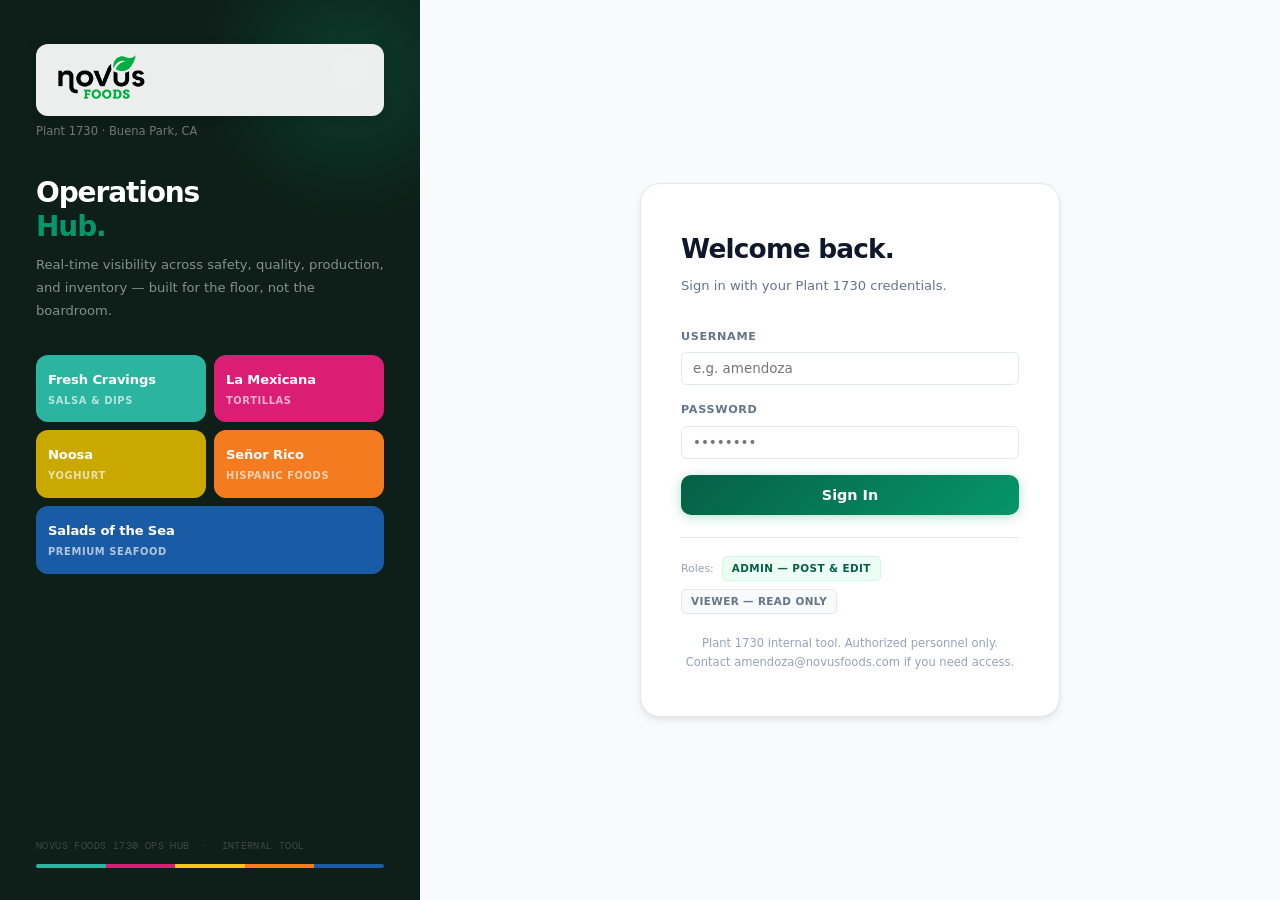
<file: index.html>
<!DOCTYPE html>
<html lang="en">
<head>
  <meta charset="UTF-8"/>
  <meta name="viewport" content="width=device-width,initial-scale=1.0"/>
  <title>Novus Foods 1730 – Ops Hub</title>
  <link rel="preconnect" href="https://fonts.googleapis.com">
  <link rel="preconnect" href="https://fonts.gstatic.com" crossorigin>
  <link href="https://fonts.googleapis.com/css2?family=DM+Sans:ital,wght@0,400;0,500;0,600;0,700;0,800;1,400&family=DM+Mono:wght@400;500&display=swap" rel="stylesheet">
  <link rel="stylesheet" href="novus-styles.css">
  <script src="novus-core.js"></script>
  <style>
    body { display:flex; min-height:100vh; overflow:hidden; }

    .brand-panel {
      width:420px; flex-shrink:0;
      background:#0d1f18;
      display:flex; flex-direction:column; justify-content:space-between;
      padding:44px 36px 32px; position:relative; overflow:hidden;
    }
    /* Subtle radial glow */
    .brand-panel::before {
      content:''; position:absolute; top:-80px; right:-80px;
      width:300px; height:300px;
      background:radial-gradient(circle,rgba(5,150,105,.25) 0%,transparent 70%);
      pointer-events:none;
    }
    .brand-top { position:relative; z-index:1; }

    /* Novus Foods wordmark */
    .brand-logo { display:flex; flex-direction:column; gap:6px; margin-bottom:36px; }
    .brand-logo-sub { font-size:.72rem; color:rgba(255,255,255,.4); font-weight:500; }

    .brand-headline { font-size:1.75rem; font-weight:800; color:white; line-height:1.2; letter-spacing:-.04em; margin-bottom:10px; }
    .brand-headline span { color:var(--green); }
    .brand-desc { font-size:.82rem; color:rgba(255,255,255,.5); line-height:1.75; margin-bottom:32px; }

    /* Brand portfolio tiles */
    .brand-tiles { display:grid; grid-template-columns:1fr 1fr; gap:8px; position:relative; z-index:1; }
    .brand-tile {
      border-radius:12px; padding:14px 12px;
      display:flex; flex-direction:column; gap:3px;
      animation:fadeUp .4s var(--ease) both;
    }
    .brand-tile:nth-child(1){animation-delay:.05s}
    .brand-tile:nth-child(2){animation-delay:.1s}
    .brand-tile:nth-child(3){animation-delay:.15s}
    .brand-tile:nth-child(4){animation-delay:.2s}
    .brand-tile:nth-child(5){animation-delay:.25s;grid-column:span 2;}
    .tile-name { font-size:.82rem; font-weight:800; color:white; letter-spacing:-.01em; }
    .tile-cat  { font-size:.62rem; font-weight:600; color:rgba(255,255,255,.65); text-transform:uppercase; letter-spacing:.06em; }

    .brand-bottom { position:relative; z-index:1; }
    .brand-bottom-text { font-size:.62rem; color:rgba(255,255,255,.2); font-family:'DM Mono',monospace; letter-spacing:.04em; margin-bottom:10px; }
    .brand-rainbow-bar { display:flex; height:4px; border-radius:2px; overflow:hidden; }
    .brand-rainbow-bar div { flex:1; }

    .login-panel { flex:1; display:flex; align-items:center; justify-content:center; padding:40px; background:var(--bg); }
    .login-card {
      background:var(--surface); border:1px solid var(--border);
      border-radius:20px; padding:44px 40px; width:100%; max-width:420px;
      box-shadow:var(--shadow); animation:cardIn .4s var(--spring) both;
    }
    .login-greeting { font-size:1.65rem; font-weight:800; color:var(--ink); letter-spacing:-.03em; margin-bottom:4px; }
    .login-sub      { font-size:.82rem; color:var(--ink3); margin-bottom:32px; }
    .error-msg {
      display:none; background:rgba(220,38,38,.06); border:1px solid rgba(220,38,38,.18);
      color:var(--red); border-radius:var(--radius-sm); padding:10px 14px;
      font-size:.82rem; font-weight:600; margin-bottom:16px; animation:fadeUp .2s var(--ease) both;
    }
    .error-msg.visible { display:block; }
    .form-input-wrap { margin-bottom:16px; }
    .form-input-wrap label { display:block; font-size:.7rem; font-weight:700; text-transform:uppercase; letter-spacing:.06em; color:var(--ink3); margin-bottom:7px; }
    .form-input { width:100%; padding:11px 14px; border:1.5px solid var(--border); border-radius:10px; font-family:inherit; font-size:.9rem; color:var(--ink); background:var(--surface2); outline:none; transition:border-color .15s,box-shadow .15s,background .15s; }
    .form-input:focus { border-color:var(--green); box-shadow:0 0 0 3px var(--green-glow); background:var(--surface); }
    .form-input.err { border-color:var(--red-l); }
    .btn-login {
      width:100%; padding:12px;
      background:linear-gradient(135deg,var(--green-d),var(--green));
      color:white; border:none; border-radius:10px; font-family:inherit;
      font-size:.9rem; font-weight:700; cursor:pointer; margin-top:8px;
      box-shadow:0 2px 12px rgba(5,150,105,.3);
      transition:filter .15s,transform .12s var(--spring),box-shadow .15s;
      display:flex; align-items:center; justify-content:center; gap:8px;
    }
    .btn-login:hover:not(:disabled){ filter:brightness(1.08); transform:translateY(-1px); box-shadow:0 4px 18px rgba(5,150,105,.38); }
    .btn-login:active{ transform:scale(.97); }
    .btn-login:disabled{ opacity:.7; cursor:not-allowed; }
    .spin-mini { display:none; width:14px; height:14px; border:2px solid rgba(255,255,255,.35); border-top-color:white; border-radius:50%; animation:spin .6s linear infinite; }
    .btn-login.loading .spin-mini { display:block; }
    .role-hint { display:flex; gap:8px; flex-wrap:wrap; align-items:center; margin-top:22px; padding-top:18px; border-top:1px solid var(--border); }
    .role-hint-label { font-size:.68rem; color:var(--ink4); }
    .role-badge { font-size:.65rem; font-weight:700; padding:3px 9px; border-radius:5px; text-transform:uppercase; letter-spacing:.04em; }
    .role-admin  { background:var(--green-xll); color:var(--green-d); border:1px solid var(--green-ll); }
    .role-viewer { background:var(--surface2); color:var(--ink3); border:1px solid var(--border); }
    .login-footer { font-size:.72rem; color:var(--ink4); text-align:center; margin-top:20px; line-height:1.65; }

    @media(max-width:768px){
      body{flex-direction:column;}
      .brand-panel{width:100%;padding:28px 24px 20px;}
      .brand-headline{font-size:1.5rem;}
      .plant-stats{flex-direction:row;flex-wrap:wrap;}
      .stat-pill{flex:1;min-width:140px;}
      .login-panel{padding:24px 20px;}
      .login-card{padding:28px 22px;}
    }
  </style>
</head>
<body>
  <div class="brand-panel">
    <div class="brand-top">
      <div class="brand-logo">
        <div style="background:rgba(255,255,255,.92);border-radius:12px;padding:10px 18px;display:inline-block;box-shadow:0 2px 12px rgba(0,0,0,.2);">
          <img src="novus-logo.png" alt="Novus Foods" style="height:52px;width:auto;display:block;">
        </div>
        <div class="brand-logo-sub">Plant 1730 · Buena Park, CA</div>
      </div>
      <h1 class="brand-headline">Operations<br><span>Hub.</span></h1>
      <p class="brand-desc">Real-time visibility across safety, quality, production, and inventory — built for the floor, not the boardroom.</p>

      <div class="brand-tiles">
        <div class="brand-tile" style="background:#2BB5A0;">
          <span class="tile-name">Fresh Cravings</span>
          <span class="tile-cat">Salsa &amp; Dips</span>
        </div>
        <div class="brand-tile" style="background:#DA1E75;">
          <span class="tile-name">La Mexicana</span>
          <span class="tile-cat">Tortillas</span>
        </div>
        <div class="brand-tile" style="background:#c9a800;">
          <span class="tile-name">Noosa</span>
          <span class="tile-cat">Yoghurt</span>
        </div>
        <div class="brand-tile" style="background:#F47B20;">
          <span class="tile-name">Señor Rico</span>
          <span class="tile-cat">Hispanic Foods</span>
        </div>
        <div class="brand-tile" style="background:#1A5BA6;">
          <span class="tile-name">Salads of the Sea</span>
          <span class="tile-cat">Premium Seafood</span>
        </div>
      </div>
    </div>

    <div class="brand-bottom">
      <div class="brand-bottom-text">NOVUS FOODS 1730 OPS HUB &nbsp;·&nbsp; INTERNAL TOOL</div>
      <div class="brand-rainbow-bar">
        <div style="background:#2BB5A0"></div>
        <div style="background:#DA1E75"></div>
        <div style="background:#F5C518"></div>
        <div style="background:#F47B20"></div>
        <div style="background:#1A5BA6"></div>
      </div>
    </div>
  </div>

  <div class="login-panel">
    <div class="login-card">
      <div class="login-greeting">Welcome back.</div>
      <div class="login-sub">Sign in with your Plant 1730 credentials.</div>
      <div class="error-msg" id="error-msg"></div>
      <div class="form-input-wrap"><label for="username">Username</label><input class="form-input" id="username" type="text" autocomplete="username" spellcheck="false" autocapitalize="none" placeholder="e.g. amendoza"/></div>
      <div class="form-input-wrap"><label for="password">Password</label><input class="form-input" id="password" type="password" autocomplete="current-password" placeholder="••••••••"/></div>
      <button class="btn-login" id="btn-login" onclick="handleLogin()"><div class="spin-mini"></div><span class="btn-text">Sign In</span></button>
      <div class="role-hint">
        <span class="role-hint-label">Roles:</span>
        <span class="role-badge role-admin">Admin — post &amp; edit</span>
        <span class="role-badge role-viewer">Viewer — read only</span>
      </div>
      <div class="login-footer">Plant 1730 internal tool. Authorized personnel only.<br>Contact amendoza@novusfoods.com if you need access.</div>
    </div>
  </div>

<script>
  (function(){ try{ const u=JSON.parse(sessionStorage.getItem('novus1730_user')); if(u&&u.plant==='1730') window.location.replace('dds-announcements.html'); }catch(_){} })();

  const ALLOWED_USERS={'amendoza':{password:'1730data',plant:'1730',role:'admin'},'mcaballero':{password:'novus26',plant:'1730',role:'admin'},'vmarino':{password:'novus26',plant:'1730',role:'admin'},'csimonian':{password:'novus26',plant:'1730',role:'viewer'},'hdiaz':{password:'novus26',plant:'1730',role:'viewer'},'cmunoz':{password:'novus26',plant:'1730',role:'viewer'},'mvaladez':{password:'novus26',plant:'1730',role:'viewer'},'lestrada':{password:'novus26',plant:'1730',role:'viewer'},'hwang':{password:'novus26',plant:'1730',role:'viewer'}};

  const usernameEl=document.getElementById('username'),passwordEl=document.getElementById('password'),btnEl=document.getElementById('btn-login'),errorEl=document.getElementById('error-msg');
  document.addEventListener('keydown',e=>{if(e.key==='Enter')handleLogin();});
  [usernameEl,passwordEl].forEach(el=>el.addEventListener('input',()=>{errorEl.classList.remove('visible');el.classList.remove('err');}));
  function showError(msg){errorEl.textContent=msg;errorEl.classList.add('visible');passwordEl.value='';passwordEl.focus();[usernameEl,passwordEl].forEach(el=>el.classList.add('err'));}
  function handleLogin(){
    const username=usernameEl.value.trim().toLowerCase(),password=passwordEl.value.trim();
    errorEl.classList.remove('visible');
    if(!username||!password){showError('Please enter both username and password.');return;}
    const user=ALLOWED_USERS[username];
    if(!user||user.password!==password||user.plant!=='1730'){showError('Invalid Plant 1730 credentials.');return;}
    btnEl.disabled=true;btnEl.classList.add('loading');btnEl.querySelector('.btn-text').textContent='Signing in…';
    try{sessionStorage.setItem('novus1730_user',JSON.stringify({username,plant:user.plant,role:user.role,loginTime:new Date().toISOString()}));}catch(_){}
    setTimeout(()=>{window.location.href='dds-announcements.html';},350);
  }
</script>
</body>
</html>
</file>
<file: novus-styles.css>
/* ═══════════════════════════════════════════════════════════════════════════
   novus-styles.css  –  Novus Foods 1730 Ops Hub  –  Design System v3
   "Slate & Signal" — neutral foundation, color only where it carries meaning.
   All pages <link rel="stylesheet" href="novus-styles.css">.
═══════════════════════════════════════════════════════════════════════════ */

/* ── Design Tokens ───────────────────────────────────────────────────────── */
:root {

  /* ── Surfaces ── */
  --bg:        #f8fafc;   /* page background (slate-50) */
  --surface:   #ffffff;   /* cards, nav, modals */
  --surface-2: #f8fafc;   /* input fills, table row alternates */
  --surface-3: #f1f5f9;   /* hover states, section dividers (slate-100) */

  /* ── Borders ── */
  --border:    #e2e8f0;   /* default — slate-200, nearly invisible */
  --border-2:  #cbd5e1;   /* strong — slate-300, focused inputs */

  /* ── Text — Slate scale ── */
  --text-1:  #0f172a;   /* slate-900 — headings, metric values */
  --text-2:  #334155;   /* slate-700 — body copy, card content */
  --text-3:  #64748b;   /* slate-500 — secondary labels */
  --text-4:  #94a3b8;   /* slate-400 — placeholders, timestamps, muted */

  /* Backward-compat aliases (used in older component CSS) */
  --ink:  var(--text-1);
  --ink2: var(--text-2);
  --ink3: var(--text-3);
  --ink4: var(--text-4);
  --border2: var(--border-2);
  --surface2: var(--surface-2);
  --surface3: var(--surface-3);

  /* ── Novus brand green (signal: success, completion, CTA) ── */
  --green:      #059669;   /* emerald-600 — primary brand */
  --green-l:    #10b981;   /* emerald-500 — lighter accent */
  --green-d:    #065f46;   /* emerald-900 — dark, high-contrast */
  --green-ll:   #d1fae5;   /* emerald-100 — background tints */
  --green-xll:  #ecfdf5;   /* emerald-50  — very light fills */
  --green-glow: rgba(5,150,105,.12);

  /* ── Signal colors (used ONLY where they carry meaning) ── */
  --blue:      #3b82f6;   /* blue-500  — data, charts, informational */
  --blue-l:    #60a5fa;   /* blue-400 */
  --blue-ll:   #dbeafe;   /* blue-100 */
  --blue-glow: rgba(59,130,246,.12);

  --amber:     #d97706;   /* amber-600 — warnings, stale data */
  --amber-l:   #f59e0b;   /* amber-500 */
  --amber-ll:  #fef3c7;   /* amber-100 */

  --red:       #dc2626;   /* red-600   — errors, open actions, alerts */
  --red-l:     #ef4444;   /* red-500 */
  --red-ll:    #fee2e2;   /* red-100 */

  --violet:    #7c3aed;   /* violet-700 — financial / cost data */
  --violet-l:  #8b5cf6;   /* violet-500 */
  --violet-ll: #ede9fe;   /* violet-100 */

  --teal:      #0d9488;   /* teal-600 */
  --teal-l:    #14b8a6;   /* teal-500 */
  --teal-ll:   #ccfbf1;   /* teal-100 */

  /* ── Status aliases ── */
  --status-green: var(--green);
  --status-amber: var(--amber-l);
  --status-red:   var(--red);

  /* ── Portfolio brand colors ── */
  --brand-fc:  #2BB5A0;
  --brand-lm:  #DA1E75;
  --brand-ns:  #F5C518;
  --brand-sr:  #F47B20;
  --brand-ss:  #1A5BA6;
  --brand-rainbow: linear-gradient(to right, var(--brand-fc), var(--brand-lm), var(--brand-ns), var(--brand-sr), var(--brand-ss));

  /* ── Department accent colors (left-border use only) ── */
  --dept-safety:     #f97316;   /* orange-500 */
  --dept-quality:    #3b82f6;   /* blue-500 */
  --dept-sanitation: #14b8a6;   /* teal-500 */
  --dept-production: #6366f1;   /* indigo-500 */
  --dept-costs:      #7c3aed;   /* violet-700 */
  --dept-hr:         #ec4899;   /* pink-500 */
  --dept-sap:        #0ea5e9;   /* sky-500 */
  --dept-warehouse:  #f59e0b;   /* amber-500 */
  --dept-inventory:  #059669;   /* emerald-600 */

  /* ── Shadows — precise, not heavy ── */
  --shadow-xs: 0 1px 2px rgba(0,0,0,.04);
  --shadow-sm: 0 1px 3px rgba(0,0,0,.06), 0 1px 2px rgba(0,0,0,.04);
  --shadow:    0 4px 8px rgba(0,0,0,.06), 0 2px 4px rgba(0,0,0,.04);
  --shadow-md: 0 8px 24px rgba(0,0,0,.08), 0 2px 8px rgba(0,0,0,.04);
  --shadow-lg: 0 16px 40px rgba(0,0,0,.10), 0 4px 12px rgba(0,0,0,.05);
  /* Lifted state — for card hover */
  --shadow-lift: 0 8px 24px rgba(0,0,0,.09), 0 2px 8px rgba(0,0,0,.05);

  /* ── Layout ── */
  --nav-h:     52px;
  --psb-h:     36px;
  --radius:    8px;
  --radius-sm: 6px;
  --radius-xs: 4px;

  /* ── Typography ── */
  --font: 'Inter', system-ui, -apple-system, BlinkMacSystemFont, 'Segoe UI', sans-serif;
  --mono: 'JetBrains Mono', 'Cascadia Code', 'Fira Mono', 'Courier New', monospace;

  /* Type scale */
  --text-xs:   10px;
  --text-sm:   12px;
  --text-base: 13.5px;
  --text-md:   15px;
  --text-lg:   18px;
  --text-xl:   22px;
  --text-2xl:  28px;

  /* ── Motion ── */
  --ease:     cubic-bezier(.4,0,.2,1);
  --ease-out: cubic-bezier(0,0,.2,1);
  --spring:   cubic-bezier(.34,1.56,.64,1);
  --dur-fast: 120ms;
  --dur-base: 200ms;
  --dur-slow: 300ms;
}

/* ── Reset ───────────────────────────────────────────────────────────────── */
*, *::before, *::after { margin:0; padding:0; box-sizing:border-box; }

/* ── Body ────────────────────────────────────────────────────────────────── */
body {
  font-family: var(--font);
  font-size: var(--text-base);
  font-weight: 400;
  line-height: 1.6;
  color: var(--text-2);
  background: var(--bg);
  overflow-x: hidden;
  /* Crisp text on all platforms */
  -webkit-font-smoothing: antialiased;
  -moz-osx-font-smoothing: grayscale;
  text-rendering: optimizeLegibility;
  font-feature-settings: 'cv02','cv03','cv04','cv11'; /* Inter alternates */
}

/* ── Selection ───────────────────────────────────────────────────────────── */
::selection { background: var(--green-ll); color: var(--green-d); }

/* ── Typography utilities ────────────────────────────────────────────────── */

/* Page-level heading */
.t-page-title {
  font-size: var(--text-xl);
  font-weight: 700;
  color: var(--text-1);
  letter-spacing: -0.03em;
  line-height: 1.2;
}

/* Section label — UPPERCASE SMALL CAPS style */
.t-section-label {
  font-size: var(--text-xs);
  font-weight: 700;
  color: var(--text-4);
  text-transform: uppercase;
  letter-spacing: 0.1em;
  line-height: 1;
}

/* Panel / card header */
.t-panel-title {
  font-size: var(--text-xs);
  font-weight: 700;
  text-transform: uppercase;
  letter-spacing: 0.07em;
}

/* Large metric value */
.t-metric {
  font-size: var(--text-2xl);
  font-weight: 800;
  letter-spacing: -0.04em;
  line-height: 1;
  font-variant-numeric: tabular-nums;
}

/* Mono data */
.t-mono {
  font-family: var(--mono);
  font-size: var(--text-sm);
  font-weight: 500;
}

/* Muted helper / timestamp */
.t-muted {
  font-size: var(--text-sm);
  color: var(--text-4);
  font-weight: 400;
}

/* ── Scrollbars — refined ────────────────────────────────────────────────── */
::-webkit-scrollbar { width: 5px; height: 5px; }
::-webkit-scrollbar-track { background: transparent; }
::-webkit-scrollbar-thumb { background: var(--border-2); border-radius: 99px; }
::-webkit-scrollbar-thumb:hover { background: var(--text-4); }
* { scrollbar-width: thin; scrollbar-color: var(--border-2) transparent; }

/* ── Focus ring — accessible, not distracting ────────────────────────────── */
:focus-visible {
  outline: 2px solid var(--green);
  outline-offset: 2px;
  border-radius: var(--radius-xs);
}
:focus:not(:focus-visible) { outline: none; }

/* ══════════════════════════════════════════════════════════════════════════
   COMMAND CENTER HEADER
══════════════════════════════════════════════════════════════════════════ */
.cmd-header {
  height: var(--nav-h);
  background: var(--surface);
  border-bottom: 1px solid var(--border);
  box-shadow: var(--shadow-xs);
  display: flex;
  align-items: center;
  justify-content: space-between;
  padding: 0 20px;
  position: sticky;
  top: 0;
  z-index: 300;
  gap: 12px;
}

/* Rainbow strip at bottom */
.cmd-header::after {
  content: '';
  position: absolute;
  bottom: 0; left: 0; right: 0;
  height: 2px;
  background: var(--brand-rainbow);
  pointer-events: none;
}

.cmd-left  { display:flex; align-items:center; gap:14px; flex-shrink:0; min-width:0; }
.cmd-right { display:flex; align-items:center; gap:6px;  flex-shrink:0; }

.cmd-logo { height:28px; width:auto; flex-shrink:0; }

.cmd-divider {
  width: 1px; height: 22px;
  background: var(--border);
  flex-shrink: 0;
}

/* ── Command nav tabs ── */
.cmd-nav { display:flex; align-items:center; gap:2px; overflow-x:auto; scrollbar-width:none; }
.cmd-nav::-webkit-scrollbar { display:none; }

.cmd-tab {
  padding: 5px 11px;
  border-radius: var(--radius-sm);
  font-size: .8rem;
  font-weight: 500;
  color: var(--ink3);
  text-decoration: none;
  white-space: nowrap;
  transition: background .1s, color .1s;
  border: 1px solid transparent;
}
.cmd-tab:hover { background: var(--surface2); color: var(--ink); }
.cmd-tab.active {
  background: var(--green-xll);
  color: var(--green-d);
  font-weight: 600;
  border-color: var(--green-ll);
}

/* ── Freshness badge ── */
.freshness-badge {
  display: flex;
  align-items: center;
  gap: 5px;
  padding: 4px 10px;
  border-radius: 20px;
  border: 1px solid var(--border);
  background: var(--surface2);
  font-size: .72rem;
  font-weight: 500;
  color: var(--ink3);
  font-family: var(--mono);
  white-space: nowrap;
  transition: background .3s, border-color .3s, color .3s;
  cursor: default;
}
.freshness-dot {
  width: 6px; height: 6px;
  border-radius: 50%;
  background: var(--ink4);
  flex-shrink: 0;
  transition: background .3s;
}
.freshness-badge.fresh  { border-color:#bbf7d0; background:#f0fdf4; color:#15803d; }
.freshness-badge.fresh  .freshness-dot { background:#16a34a; }
.freshness-badge.stale  { border-color:#fde68a; background:#fffbeb; color:#92400e; }
.freshness-badge.stale  .freshness-dot { background:#d97706; animation:pulse-dot 2s ease-in-out infinite; }
.freshness-badge.old    { border-color:#fecaca; background:#fef2f2; color:#991b1b; }
.freshness-badge.old    .freshness-dot { background:#dc2626; animation:pulse-dot 1.2s ease-in-out infinite; }

/* ── Command buttons ── */
.btn-cmd {
  display: inline-flex;
  align-items: center;
  gap: 5px;
  padding: 6px 12px;
  border-radius: var(--radius-sm);
  font-size: .78rem;
  font-weight: 600;
  font-family: var(--font);
  cursor: pointer;
  border: 1px solid transparent;
  transition: filter .1s, background .1s, border-color .1s, color .1s;
  white-space: nowrap;
}
.btn-cmd-primary {
  background: #0078d4;
  color: white;
  border-color: #0078d4;
  box-shadow: 0 1px 2px rgba(0,120,212,.2);
}
.btn-cmd-primary:hover   { filter: brightness(1.1); }
.btn-cmd-primary:disabled{ opacity:.55; cursor:not-allowed; }
.btn-cmd-ghost {
  background: transparent;
  color: var(--ink3);
  border-color: var(--border);
}
.btn-cmd-ghost:hover { background: var(--surface2); color: var(--ink); }

.btn-cmd-icon {
  width: 30px; height: 30px;
  display: flex; align-items: center; justify-content: center;
  background: transparent;
  border: 1px solid var(--border);
  border-radius: var(--radius-sm);
  color: var(--ink3);
  cursor: pointer;
  font-size: .95rem;
  transition: background .1s, color .1s, border-color .1s;
  flex-shrink: 0;
}
.btn-cmd-icon:hover { background: var(--surface2); color: var(--ink); border-color: var(--border2); }
.btn-cmd-icon.active { background: var(--surface2); color: var(--ink); border-color: var(--border2); }

/* ── Settings dropdown ── */
.cmd-settings-wrap { position: relative; }

.settings-dropdown {
  position: absolute;
  top: calc(100% + 6px);
  right: 0;
  width: 230px;
  background: var(--surface);
  border: 1px solid var(--border);
  border-radius: var(--radius);
  box-shadow: var(--shadow-md);
  padding: 5px;
  z-index: 400;
  animation: fadeDown .12s var(--ease-out) both;
}
.settings-dropdown.hidden { display: none; }

@keyframes fadeDown { from{opacity:0;transform:translateY(-6px)} to{opacity:1;transform:none} }

.sd-group-label {
  font-size: .65rem;
  font-weight: 700;
  text-transform: uppercase;
  letter-spacing: .08em;
  color: var(--ink4);
  padding: 7px 9px 4px;
  user-select: none;
}
.sd-item {
  display: flex;
  align-items: center;
  gap: 8px;
  width: 100%;
  padding: 7px 9px;
  border-radius: var(--radius-sm);
  font-size: .82rem;
  font-weight: 500;
  color: var(--ink2);
  background: none;
  border: none;
  cursor: pointer;
  text-decoration: none;
  font-family: var(--font);
  transition: background .1s;
  text-align: left;
}
.sd-item:hover   { background: var(--surface2); }
.sd-item svg     { opacity:.5; flex-shrink:0; }
.sd-item-danger  { color: var(--red); }
.sd-item-danger:hover { background: #fef2f2; }
.sd-divider { height: 1px; background: var(--border); margin: 4px 0; }

/* ══════════════════════════════════════════════════════════════════════════
   PLANT STATUS BAR
══════════════════════════════════════════════════════════════════════════ */
.plant-status-bar {
  height: var(--psb-h);
  display: flex;
  align-items: center;
  padding: 0 20px;
  border-bottom: 1px solid var(--border);
  background: var(--surface2);
  transition: background .5s ease, border-color .5s ease;
  position: sticky;
  top: var(--nav-h);
  z-index: 299;
}
.plant-status-bar[data-status="green"] { background:#f0fdf4; border-bottom-color:#bbf7d0; }
.plant-status-bar[data-status="amber"] { background:#fffbeb; border-bottom-color:#fde68a; }
.plant-status-bar[data-status="red"]   { background:#fef2f2; border-bottom-color:#fecaca; }

.psb-inner {
  display: flex;
  align-items: center;
  justify-content: space-between;
  width: 100%;
  max-width: 1760px;
  margin: 0 auto;
  gap: 16px;
}
.psb-left  { display:flex; align-items:center; gap:10px; }
.psb-right { display:flex; align-items:center; gap:18px; }

.psb-dot {
  width: 8px; height: 8px;
  border-radius: 50%;
  flex-shrink: 0;
  background: var(--ink4);
  transition: background .5s;
}
[data-status="green"] .psb-dot { background:#16a34a; animation:psb-pulse-g 2.5s ease-in-out infinite; }
[data-status="amber"] .psb-dot { background:#d97706; animation:psb-pulse-a 2s   ease-in-out infinite; }
[data-status="red"]   .psb-dot { background:#dc2626; animation:psb-pulse-r 1.4s ease-in-out infinite; }

@keyframes psb-pulse-g { 0%,100%{box-shadow:0 0 0 0 rgba(22,163,74,.3)} 60%{box-shadow:0 0 0 5px rgba(22,163,74,0)} }
@keyframes psb-pulse-a { 0%,100%{box-shadow:0 0 0 0 rgba(217,119,6,.3)} 60%{box-shadow:0 0 0 5px rgba(217,119,6,0)} }
@keyframes psb-pulse-r { 0%,100%{box-shadow:0 0 0 0 rgba(220,38,38,.4)} 60%{box-shadow:0 0 0 5px rgba(220,38,38,0)} }

.psb-plant-label { font-size:.78rem; font-weight:700; color:var(--ink); }
.psb-status-sep  { font-size:.78rem; color:var(--ink4); }
.psb-status-text { font-size:.78rem; font-weight:600; transition:color .5s; }
[data-status="green"] .psb-status-text { color:#15803d; }
[data-status="amber"] .psb-status-text { color:#92400e; }
[data-status="red"]   .psb-status-text { color:#991b1b; }
[data-status="loading"] .psb-status-text { color:var(--ink4); }

.psb-metric { display:flex; align-items:center; gap:5px; }
.psb-metric-label {
  font-size: .65rem;
  font-weight: 600;
  text-transform: uppercase;
  letter-spacing: .06em;
  color: var(--ink4);
}
.psb-metric-val {
  font-size: .78rem;
  font-weight: 700;
  color: var(--ink);
  font-family: var(--mono);
}
.psb-metric-sep { color: var(--border2); }

/* ── Legacy top-nav (other pages not yet updated) ── */
.top-nav {
  height: var(--nav-h);
  background: var(--surface);
  background-image: var(--brand-rainbow);
  background-size: 100% 2px;
  background-position: bottom;
  background-repeat: no-repeat;
  border-bottom: 1px solid var(--border);
  box-shadow: var(--shadow-xs);
  display: flex;
  justify-content: space-between;
  align-items: center;
  padding: 0 20px;
  position: sticky;
  top: 0;
  z-index: 200;
}
.logo { display:flex; align-items:center; gap:10px; text-decoration:none; }
.logo img { height:28px; width:auto; }
.nav-tabs { display:flex; gap:2px; background:var(--surface2); border:1px solid var(--border); border-radius:var(--radius-sm); padding:3px; overflow-x:auto; scrollbar-width:none; }
.nav-tabs::-webkit-scrollbar { display:none; }
.nav-tab { color:var(--ink3); text-decoration:none; font-weight:500; font-size:.8rem; padding:5px 12px; border-radius:var(--radius-xs); transition:background .1s,color .1s; white-space:nowrap; }
.nav-tab:hover  { background:var(--surface); color:var(--ink2); }
.nav-tab.active { background:var(--green-xll); color:var(--green-d); font-weight:700; border:1px solid var(--green-ll); }

/* ── Page wrapper ────────────────────────────────────────────────────────── */
.page { max-width:1760px; margin:0 auto; padding:20px 20px 60px; }

/* ── Buttons ─────────────────────────────────────────────────────────────── */
.btn {
  display: inline-flex;
  align-items: center;
  gap: 6px;
  padding: 7px 14px;
  border-radius: var(--radius-sm);
  font-size: .8rem;
  font-weight: 600;
  font-family: var(--font);
  cursor: pointer;
  border: 1px solid transparent;
  transition: filter .1s, background .1s, box-shadow .1s;
}
.btn-primary { background:var(--green); color:white; border-color:var(--green); box-shadow:0 1px 2px rgba(5,150,105,.2); }
.btn-primary:hover { filter:brightness(1.08); }
.btn-ghost { background:transparent; border-color:var(--border); color:var(--ink3); }
.btn-ghost:hover { background:var(--surface2); color:var(--ink); }
.btn-danger { background:var(--red-l); color:white; border-color:var(--red-l); }
.btn-danger:hover { filter:brightness(1.08); }
.btn-ms { background:#0078d4; color:white; border-color:#0078d4; }
.btn-ms:hover { filter:brightness(1.1); }
.btn-ms:disabled { opacity:.55; cursor:not-allowed; }

/* ── Panel ───────────────────────────────────────────────────────────────── */
.panel {
  background: var(--surface);
  border: 1px solid var(--border);
  border-radius: var(--radius);
  overflow: hidden;
  display: flex;
  flex-direction: column;
  box-shadow: var(--shadow-xs);
  transition: box-shadow .2s, border-color .2s;
}
.panel:hover { box-shadow: var(--shadow); border-color: var(--border2); }

.panel-header {
  padding: 10px 16px;
  display: flex;
  align-items: center;
  justify-content: space-between;
  flex-shrink: 0;
  cursor: grab;
  border-bottom: 1px solid var(--border);
  background: var(--surface2);
}
.panel-header:active { cursor: grabbing; }
.panel-header[style*="cursor:default"] { cursor:default !important; }
.panel-title { font-weight: 700; font-size: .84rem; color: var(--ink); letter-spacing: -.01em; }

/* Hides old per-panel date stamps */
.panel-date { display: none; }

/* ── Department header colours ── */
.ph-safety     { background:linear-gradient(135deg,#fff7ed,#ffedd5); border-color:#fed7aa; }
.ph-safety     .panel-title { color:#c2410c; }
.ph-quality    { background:linear-gradient(135deg,#eff6ff,#dbeafe); border-color:#bfdbfe; }
.ph-quality    .panel-title { color:#1e40af; }
.ph-sanitation { background:linear-gradient(135deg,#f0fdfa,#ccfbf1); border-color:#99f6e4; }
.ph-sanitation .panel-title { color:#0f766e; }
.ph-production { background:linear-gradient(135deg,#f1f5f9,#e2e8f0); border-color:#cbd5e1; }
.ph-production .panel-title { color:#1e293b; }
.ph-costs      { background:linear-gradient(135deg,#fdf2f8,#fce7f3); border-color:#fbcfe8; }
.ph-costs      .panel-title { color:#9d174d; }
.ph-hr         { background:linear-gradient(135deg,#fff1f2,#ffe4e6); border-color:#fecdd3; }
.ph-hr         .panel-title { color:#be123c; }
.ph-sap        { background:linear-gradient(135deg,#eff6ff,#e0f2fe); border-color:#bae6fd; }
.ph-sap        .panel-title { color:#075985; }
.ph-warehouse  { background:linear-gradient(135deg,#fffbeb,#fef3c7); border-color:#fde68a; }
.ph-warehouse  .panel-title { color:#92400e; }
.ph-inventory  { background:linear-gradient(135deg,#ecfdf5,#d1fae5); border-color:#a7f3d0; }
.ph-inventory  .panel-title { color:var(--green-d); }

.panel-body { padding:14px 16px 16px; flex:1; overflow-y:auto; display:flex; flex-direction:column; gap:12px; }

/* ── Metrics ─────────────────────────────────────────────────────────────── */
.metric-row { display:flex; gap:8px; }

.metric-box {
  background: var(--surface);
  border: 1px solid var(--border);
  border-radius: var(--radius-sm);
  padding: 12px 10px;
  flex: 1;
  text-align: center;
  transition: border-color .15s, box-shadow .15s;
  position: relative;
}
.metric-box:hover { border-color: var(--border2); box-shadow: var(--shadow-sm); }

.metric-label {
  font-size: .62rem;
  font-weight: 700;
  text-transform: uppercase;
  letter-spacing: .07em;
  color: var(--ink4);
  margin-bottom: 6px;
}

/* ── Role-based metric values ── */
.metric-value {
  font-size: 1.55rem;
  font-weight: 700;
  letter-spacing: -.03em;
  color: var(--ink);
  line-height: 1.1;
  outline: none;
  display: inline-block;
  min-width: 20px;
  border-radius: var(--radius-xs);
  padding: 1px 3px;
  transition: background .15s;
  position: relative;
}

/* Admin: subtle edit affordance */
.metric-value.admin-edit {
  cursor: text;
  transition: background .15s, box-shadow .15s;
}
.metric-value.admin-edit::after {
  content: '✏';
  position: absolute;
  top: -6px; right: -6px;
  font-size: .55rem;
  opacity: 0;
  transition: opacity .15s;
  pointer-events: none;
}
.metric-box:hover .metric-value.admin-edit::after { opacity: .5; }
.metric-value.admin-edit:focus {
  background: #eff6ff;
  box-shadow: 0 0 0 2px #bfdbfe;
}
.metric-value.admin-edit:hover:not(:focus) { background: var(--surface2); }

/* Viewer: completely read-only */
.metric-value.viewer-lock {
  cursor: default;
  user-select: none;
}
.metric-value.viewer-lock:focus { outline: none; box-shadow: none; }

/* Manual override amber dot */
.metric-value.has-override::before {
  content: '';
  position: absolute;
  top: 2px; right: 2px;
  width: 6px; height: 6px;
  border-radius: 50%;
  background: #d97706;
  box-shadow: 0 0 0 1.5px white;
}

/* ── Drivers / notes box ─────────────────────────────────────────────────── */
.section-label {
  font-size: .67rem;
  font-weight: 700;
  text-transform: uppercase;
  letter-spacing: .07em;
  color: var(--ink4);
  margin-bottom: 4px;
}
.drivers-box {
  background: var(--surface2);
  border: 1px solid var(--border);
  border-radius: var(--radius-sm);
  padding: 10px 12px;
  font-size: .82rem;
  font-family: var(--mono);
  color: var(--ink2);
  white-space: pre-wrap;
  line-height: 1.6;
  min-height: 40px;
  outline: none;
  transition: border-color .15s;
}
.drivers-box.alert { background:rgba(239,68,68,.04); border-color:rgba(239,68,68,.18); color:var(--red); }

/* ── Data table ──────────────────────────────────────────────────────────── */
.data-table { width:100%; border-collapse:collapse; font-size:.8rem; }
.data-table th { background:var(--surface2); color:var(--ink3); font-weight:700; font-size:.65rem; text-transform:uppercase; letter-spacing:.05em; padding:7px 8px; text-align:center; border-bottom:1px solid var(--border2); }
.data-table td { padding:7px 8px; text-align:center; border-bottom:1px solid var(--border); color:var(--ink2); }
.data-table tr:last-child td { border-bottom:none; }
.data-table tr:hover td { background:var(--surface2); }
.td-green { background:rgba(22,163,74,.08)!important;  color:#15803d!important; font-weight:700; }
.td-amber { background:rgba(217,119,6,.08)!important;  color:#92400e!important; font-weight:700; }
.td-red   { background:rgba(220,38,38,.08)!important;  color:#991b1b!important; font-weight:700; }

/* ── Chart wrap ──────────────────────────────────────────────────────────── */
.chart-wrap { position:relative; width:100%; border-radius:var(--radius-sm); overflow:hidden; background:var(--surface2); border:1px solid var(--border); padding:10px; }
.chart-wrap canvas { display:block; }

/* ── Form inputs ─────────────────────────────────────────────────────────── */
.form-group { display:flex; flex-direction:column; gap:5px; }
.form-group label { font-size:.68rem; font-weight:700; text-transform:uppercase; letter-spacing:.07em; color:var(--ink3); }
select, input[type=text], input[type=date], input[type=password], textarea {
  font-family: var(--font); font-size:.84rem; color:var(--ink);
  background:var(--surface); border:1px solid var(--border);
  border-radius:var(--radius-sm); padding:8px 11px; outline:none;
  transition:border-color .15s, box-shadow .15s;
  width:100%;
}
select { appearance:none; -webkit-appearance:none; background-image:url("data:image/svg+xml,%3Csvg xmlns='http://www.w3.org/2000/svg' width='12' height='12' viewBox='0 0 24 24'%3E%3Cpath fill='%2394a3b8' d='M7 10l5 5 5-5z'/%3E%3C/svg%3E"); background-repeat:no-repeat; background-position:right 10px center; padding-right:28px; }
select:disabled { opacity:.4; cursor:not-allowed; }
select:focus, input:focus, textarea:focus { border-color:var(--green); box-shadow:0 0 0 3px var(--green-glow); }

/* ── SharePoint status bar ───────────────────────────────────────────────── */
.sp-bar { display:none; align-items:center; justify-content:space-between; padding:8px 20px; font-size:.78rem; font-weight:500; gap:12px; background:#0078d4; color:white; }
.sp-bar.visible  { display:flex; }
.sp-bar.success  { background:var(--green); }
.sp-bar.error    { background:var(--red); }
.sp-bar.info     { background:var(--ink2); }
.sp-bar-left { display:flex; align-items:center; gap:8px; }
.sp-spinner { width:12px; height:12px; border:2px solid rgba(255,255,255,.3); border-top-color:white; border-radius:50%; animation:spin .7s linear infinite; display:none; flex-shrink:0; }
.sp-spinner.on { display:block; }

/* ── Animations ──────────────────────────────────────────────────────────── */
@keyframes fadeUp  { from{opacity:0;transform:translateY(8px)} to{opacity:1;transform:none} }
@keyframes pulse   { 0%,100%{opacity:1} 50%{opacity:.5} }
@keyframes spin    { to{transform:rotate(360deg)} }
@keyframes cardIn  { from{opacity:0;transform:translateY(12px) scale(.98)} to{opacity:1;transform:none} }
@keyframes pulse-dot { 0%,100%{opacity:1;transform:scale(1)} 50%{opacity:.6;transform:scale(1.3)} }
@keyframes shimmer { 0%{background-position:-600px 0} 100%{background-position:600px 0} }

.fade-up { animation:fadeUp .25s var(--ease-out) both; }
.skeleton { border-radius:var(--radius-xs); background:linear-gradient(90deg,#f1f5f9 25%,#e2e8f0 50%,#f1f5f9 75%); background-size:600px 100%; animation:shimmer 1.4s infinite linear; }

/* ── Scrollbars ──────────────────────────────────────────────────────────── */
::-webkit-scrollbar { width:6px; height:6px; }
::-webkit-scrollbar-track { background:transparent; }
::-webkit-scrollbar-thumb { background:var(--border2); border-radius:3px; }

/* ══════════════════════════════════════════════════════════════════════════
   CORE VALUES OVERLAY
══════════════════════════════════════════════════════════════════════════ */
#cv-overlay {
  position: fixed;
  inset: 0;
  z-index: 9999;
  display: flex;
  align-items: center;
  justify-content: center;
  opacity: 0;
  pointer-events: none;
  transition: opacity .25s var(--ease);
}
#cv-overlay.cv-visible {
  opacity: 1;
  pointer-events: all;
}

.cv-backdrop {
  position: absolute;
  inset: 0;
  background: rgba(15, 23, 42, .72);
  backdrop-filter: blur(4px);
  -webkit-backdrop-filter: blur(4px);
}

.cv-panel {
  position: relative;
  z-index: 1;
  background: #0d1f18;
  border: 1px solid #1e3d2c;
  border-radius: 16px;
  padding: 36px 40px 44px;
  width: min(960px, calc(100vw - 48px));
  max-height: calc(100vh - 80px);
  overflow-y: auto;
  box-shadow: 0 32px 80px rgba(0,0,0,.5), 0 8px 24px rgba(0,0,0,.3);
  transform: translateY(20px) scale(.97);
  transition: transform .3s var(--spring);
}
#cv-overlay.cv-visible .cv-panel {
  transform: none;
}

.cv-panel-header {
  display: flex;
  align-items: center;
  justify-content: space-between;
  margin-bottom: 6px;
}
.cv-panel-title {
  display: flex;
  align-items: center;
  gap: 12px;
  font-size: 1.1rem;
  font-weight: 700;
  color: white;
  letter-spacing: -.02em;
}
.cv-sub {
  font-size: .82rem;
  color: rgba(255,255,255,.4);
  margin-bottom: 32px;
}
.cv-close {
  width: 32px; height: 32px;
  display: flex; align-items: center; justify-content: center;
  background: rgba(255,255,255,.06);
  border: 1px solid rgba(255,255,255,.1);
  border-radius: var(--radius-sm);
  color: rgba(255,255,255,.6);
  cursor: pointer;
  transition: background .15s, color .15s;
  flex-shrink: 0;
}
.cv-close:hover { background: rgba(255,255,255,.12); color: white; }

.cv-grid {
  display: grid;
  grid-template-columns: repeat(3, 1fr);
  gap: 16px;
}

.cv-card {
  background: rgba(255,255,255,.04);
  border: 1px solid rgba(255,255,255,.08);
  border-radius: var(--radius);
  padding: 28px 22px;
  text-align: center;
  position: relative;
  overflow: hidden;
  transition: transform .25s var(--spring), border-color .2s, background .2s;
  animation: cv-card-in .4s var(--ease-out) both;
}
.cv-card::before {
  content: '';
  position: absolute;
  top: -40px; right: -40px;
  width: 120px; height: 120px;
  background: radial-gradient(circle, rgba(5,150,105,.18) 0%, transparent 70%);
  pointer-events: none;
}
.cv-card:hover {
  transform: translateY(-4px);
  border-color: rgba(16,185,129,.3);
  background: rgba(255,255,255,.07);
}

.cv-card-name {
  display: block;
  font-family: 'Permanent Marker', cursive;
  font-size: 1.1rem;
  color: var(--green-l);
  letter-spacing: .02em;
  margin-bottom: 14px;
  position: relative;
  z-index: 1;
}
.cv-card-desc {
  color: rgba(255,255,255,.7);
  font-size: .78rem;
  line-height: 1.7;
  font-weight: 500;
  text-transform: uppercase;
  letter-spacing: .05em;
  position: relative;
  z-index: 1;
}

@keyframes cv-card-in {
  from { opacity: 0; transform: translateY(12px); }
  to   { opacity: 1; transform: none; }
}

@media (max-width: 800px) {
  .cv-grid { grid-template-columns: repeat(2, 1fr); }
  .cv-panel { padding: 24px 20px 32px; }
}
@media (max-width: 540px) {
  .cv-grid { grid-template-columns: 1fr; }
}

/* Core Values nav button */
.btn-cmd-cv {
  background: linear-gradient(135deg, var(--green-d), var(--green));
  color: white;
  border-color: transparent;
  box-shadow: 0 1px 3px rgba(5,150,105,.25);
  gap: 5px;
}
.btn-cmd-cv:hover { filter: brightness(1.1); }

/* ══════════════════════════════════════════════════════════════════════════
   RULES OF ENGAGEMENT OVERLAY
══════════════════════════════════════════════════════════════════════════ */
#roe-overlay {
  position: fixed;
  inset: 0;
  z-index: 9999;
  display: flex;
  align-items: center;
  justify-content: center;
  opacity: 0;
  pointer-events: none;
  transition: opacity .25s var(--ease);
}
#roe-overlay.roe-visible {
  opacity: 1;
  pointer-events: all;
}
.roe-backdrop {
  position: absolute;
  inset: 0;
  background: rgba(15,23,42,.72);
  backdrop-filter: blur(4px);
  -webkit-backdrop-filter: blur(4px);
}
.roe-panel {
  position: relative;
  z-index: 1;
  background: #0d1f18;
  border: 1px solid #1e3d2c;
  border-radius: 16px;
  padding: 32px 36px 36px;
  width: min(680px, calc(100vw - 48px));
  max-height: calc(100vh - 80px);
  overflow-y: auto;
  box-shadow: 0 32px 80px rgba(0,0,0,.5), 0 8px 24px rgba(0,0,0,.3);
  transform: translateY(20px) scale(.97);
  transition: transform .3s var(--spring);
  display: flex;
  flex-direction: column;
  gap: 0;
}
#roe-overlay.roe-visible .roe-panel { transform: none; }

.roe-panel-header {
  display: flex;
  align-items: center;
  justify-content: space-between;
  margin-bottom: 6px;
}
.roe-panel-title {
  display: flex;
  align-items: center;
  gap: 12px;
  font-size: 1.1rem;
  font-weight: 700;
  color: white;
  letter-spacing: -.02em;
}
.roe-sub {
  font-size: .82rem;
  color: rgba(255,255,255,.4);
  margin-bottom: 24px;
}
.roe-list {
  display: flex;
  flex-direction: column;
  gap: 10px;
}
.roe-loading {
  color: rgba(255,255,255,.35);
  font-size: .82rem;
  padding: 16px 0;
  text-align: center;
}
.roe-card {
  background: rgba(255,255,255,.05);
  border: 1px solid rgba(255,255,255,.09);
  border-radius: var(--radius);
  padding: 16px 20px;
  position: relative;
  display: flex;
  align-items: flex-start;
  justify-content: space-between;
  gap: 12px;
  animation: cv-card-in .3s var(--ease-out) both;
  transition: background .15s, border-color .15s;
}
.roe-card::before {
  content: '';
  position: absolute;
  top: 0; left: 0; right: 0;
  height: 2px;
  background: linear-gradient(90deg, var(--green-d), var(--green));
  border-radius: var(--radius) var(--radius) 0 0;
}
.roe-card:hover { background: rgba(255,255,255,.08); border-color: rgba(255,255,255,.14); }
.roe-card-body {
  font-size: .88rem;
  color: rgba(255,255,255,.85);
  line-height: 1.65;
  outline: none;
  flex: 1;
}
.roe-card-body strong { color: var(--green-l); font-weight: 700; }
.roe-card-body[contenteditable="true"]:hover { cursor: text; background: rgba(255,255,255,.04); border-radius: 4px; }
.roe-card-body[contenteditable="true"]:focus { background: rgba(255,255,255,.06); border-radius: 4px; }

.roe-delete {
  background: none;
  border: none;
  color: rgba(255,255,255,.2);
  cursor: pointer;
  padding: 4px;
  border-radius: 4px;
  transition: color .15s, background .15s;
  flex-shrink: 0;
  margin-top: 1px;
}
.roe-delete:hover { color: var(--red-l); background: rgba(220,38,38,.1); }

.roe-footer { justify-content: flex-end; padding-top: 16px; margin-top: 8px; border-top: 1px solid rgba(255,255,255,.08); }
.roe-add-btn {
  background: rgba(5,150,105,.15);
  border: 1px solid rgba(5,150,105,.3);
  color: var(--green-l);
  border-radius: var(--radius-sm);
  padding: 7px 14px;
  font-size: .8rem;
  font-weight: 600;
  font-family: var(--font);
  cursor: pointer;
  transition: background .15s;
}
.roe-add-btn:hover { background: rgba(5,150,105,.25); }

/* Rules button in nav */
.btn-cmd-rules {
  background: rgba(255,255,255,.06);
  color: rgba(255,255,255,.8);
  border: 1px solid rgba(255,255,255,.12);
  gap: 5px;
}
.btn-cmd-rules:hover { background: rgba(255,255,255,.12); color: white; }

/* ══════════════════════════════════════════════════════════════════════════
   NEEDS ACTION OVERLAY
══════════════════════════════════════════════════════════════════════════ */
#na-overlay {
  position: fixed;
  inset: 0;
  z-index: 9999;
  display: flex;
  align-items: center;
  justify-content: center;
  opacity: 0;
  pointer-events: none;
  transition: opacity .25s var(--ease);
}
#na-overlay.na-visible { opacity:1; pointer-events:all; }

.na-backdrop {
  position: absolute;
  inset: 0;
  background: rgba(15,23,42,.72);
  backdrop-filter: blur(4px);
  -webkit-backdrop-filter: blur(4px);
}
.na-panel {
  position: relative;
  z-index: 1;
  background: #0d1f18;
  border: 1px solid #1e3d2c;
  border-radius: 16px;
  padding: 28px 32px 32px;
  width: min(780px, calc(100vw - 48px));
  max-height: calc(100vh - 80px);
  overflow-y: auto;
  box-shadow: 0 32px 80px rgba(0,0,0,.5), 0 8px 24px rgba(0,0,0,.3);
  transform: translateY(20px) scale(.97);
  transition: transform .3s var(--spring);
  display: flex;
  flex-direction: column;
  gap: 16px;
}
#na-overlay.na-visible .na-panel { transform: none; }

/* Header */
.na-header {
  display: flex;
  align-items: center;
  justify-content: space-between;
}
.na-header-left { display:flex; align-items:center; gap:12px; }
.na-title {
  font-size: 1.1rem;
  font-weight: 700;
  color: white;
  letter-spacing: -.02em;
}
.na-dot {
  width: 7px; height: 7px;
  border-radius: 50%;
  background: var(--green-l);
  opacity: 0;
  transition: opacity .3s;
  animation: pulse 1.5s infinite;
}
.na-dot.on { opacity: 1; }

/* Summary pills */
.na-summary {
  display: flex;
  align-items: center;
  gap: 8px;
  padding: 10px 14px;
  background: rgba(255,255,255,.04);
  border: 1px solid rgba(255,255,255,.07);
  border-radius: var(--radius-sm);
}
.na-pill { display:flex; align-items:baseline; gap:5px; padding:0 10px; }
.na-pill + .na-pill { border-left:1px solid rgba(255,255,255,.08); }
.na-pill span:first-child { font-size:1.3rem; font-weight:800; color:white; }
.na-pill-label { font-size:.6rem; font-weight:700; text-transform:uppercase; letter-spacing:.07em; color:rgba(255,255,255,.35); }
.na-pill-open span:first-child { color:#f87171; }
.na-pill-done span:first-child { color:var(--green-l); }
.na-toggle-done {
  background: rgba(255,255,255,.06);
  border: 1px solid rgba(255,255,255,.1);
  color: rgba(255,255,255,.5);
  border-radius: var(--radius-xs);
  padding: 4px 10px;
  font-size: .72rem;
  font-weight: 600;
  font-family: var(--font);
  cursor: pointer;
  transition: background .15s, color .15s;
}
.na-toggle-done:hover { background: rgba(255,255,255,.1); color: white; }

/* Quick-add form */
.na-add-form {
  display: flex;
  gap: 8px;
  align-items: center;
  background: rgba(255,255,255,.04);
  border: 1px solid rgba(255,255,255,.09);
  border-radius: var(--radius-sm);
  padding: 10px 12px;
}
.na-input {
  background: rgba(255,255,255,.06);
  border: 1px solid rgba(255,255,255,.1);
  border-radius: var(--radius-xs);
  color: white;
  font-family: var(--font);
  font-size: .8rem;
  padding: 7px 10px;
  outline: none;
  transition: border-color .15s, background .15s;
}
.na-input:focus { border-color: var(--green-l); background: rgba(255,255,255,.1); }
.na-input::placeholder { color: rgba(255,255,255,.25); }
.na-input[type="date"] { width: 130px; color-scheme: dark; flex-shrink:0; }
.na-input-grow { flex: 1; min-width: 0; }
.na-add-btn {
  background: var(--green);
  border: none;
  border-radius: var(--radius-xs);
  color: white;
  font-family: var(--font);
  font-size: .8rem;
  font-weight: 700;
  padding: 7px 14px;
  cursor: pointer;
  white-space: nowrap;
  transition: filter .15s;
  flex-shrink: 0;
}
.na-add-btn:hover { filter: brightness(1.1); }

/* Action list */
.na-list { display:flex; flex-direction:column; gap:8px; }
.na-loading, .na-empty { color:rgba(255,255,255,.3); font-size:.84rem; text-align:center; padding:28px 0; }

/* Action card */
.na-card {
  display: flex;
  align-items: flex-start;
  gap: 12px;
  background: rgba(255,255,255,.04);
  border: 1px solid rgba(255,255,255,.08);
  border-radius: var(--radius-sm);
  padding: 13px 14px;
  animation: cv-card-in .3s var(--ease-out) both;
  transition: background .15s, border-color .15s;
  position: relative;
}
.na-card:hover { background: rgba(255,255,255,.07); border-color: rgba(255,255,255,.13); }
.na-card-done { opacity: .55; }
.na-card-done:hover { opacity: .75; }

.na-check {
  width: 16px;
  height: 16px;
  accent-color: var(--green);
  cursor: pointer;
  flex-shrink: 0;
  margin-top: 3px;
}
.na-check:disabled { cursor: default; }

.na-card-body { flex: 1; min-width: 0; display: flex; flex-direction: column; gap: 5px; }

.na-desc {
  font-size: .9rem;
  font-weight: 600;
  color: white;
  line-height: 1.45;
  outline: none;
  border-radius: 3px;
  padding: 1px 3px;
  margin: -1px -3px;
  word-break: break-word;
}
.na-desc[contenteditable="true"]:hover { background: rgba(255,255,255,.06); cursor: text; }
.na-desc[contenteditable="true"]:focus { background: rgba(255,255,255,.08); box-shadow: 0 0 0 1.5px var(--green); }
.na-strike { text-decoration: line-through; opacity: .5; }

.na-meta { display:flex; align-items:center; gap:8px; flex-wrap:wrap; }
.na-date-tag {
  font-size: .68rem;
  font-family: var(--mono);
  color: rgba(255,255,255,.3);
}
.na-owner {
  font-size: .75rem;
  font-weight: 700;
  color: var(--green-l);
  outline: none;
  border-radius: 3px;
  padding: 1px 4px;
  margin: -1px -4px;
}
.na-owner[contenteditable="true"]:hover { background: rgba(255,255,255,.06); cursor: text; }
.na-owner[contenteditable="true"]:focus { background: rgba(255,255,255,.08); box-shadow: 0 0 0 1.5px var(--green); }
.na-open-tag {
  font-size: .65rem;
  font-weight: 700;
  color: #f87171;
  text-transform: uppercase;
  letter-spacing: .05em;
}
.na-done-tag {
  font-size: .65rem;
  font-weight: 700;
  color: var(--green-l);
  text-transform: uppercase;
  letter-spacing: .05em;
}

.na-delete {
  background: none;
  border: none;
  color: rgba(255,255,255,.15);
  cursor: pointer;
  padding: 4px;
  border-radius: 4px;
  flex-shrink: 0;
  transition: color .15s, background .15s;
  align-self: flex-start;
}
.na-delete:hover { color: #f87171; background: rgba(248,113,113,.1); }

/* Needs Action nav button */
.btn-cmd-na {
  background: rgba(251,191,36,.1);
  color: #fbbf24;
  border: 1px solid rgba(251,191,36,.25);
  gap: 5px;
}
.btn-cmd-na:hover { background: rgba(251,191,36,.18); border-color: rgba(251,191,36,.4); }

/* ══════════════════════════════════════════════════════════════════════════
   HELP / FAQ OVERLAY
══════════════════════════════════════════════════════════════════════════ */
#help-overlay {
  position: fixed;
  inset: 0;
  z-index: 9999;
  display: flex;
  align-items: center;
  justify-content: center;
  opacity: 0;
  pointer-events: none;
  transition: opacity .25s var(--ease);
}
#help-overlay.help-visible { opacity:1; pointer-events:all; }

.help-backdrop {
  position: absolute;
  inset: 0;
  background: rgba(15,23,42,.72);
  backdrop-filter: blur(4px);
  -webkit-backdrop-filter: blur(4px);
}
.help-panel {
  position: relative;
  z-index: 1;
  background: #0d1f18;
  border: 1px solid #1e3d2c;
  border-radius: 16px;
  padding: 28px 32px 24px;
  width: min(720px, calc(100vw - 48px));
  max-height: calc(100vh - 80px);
  overflow-y: auto;
  box-shadow: 0 32px 80px rgba(0,0,0,.5), 0 8px 24px rgba(0,0,0,.3);
  transform: translateY(20px) scale(.97);
  transition: transform .3s var(--spring);
  display: flex;
  flex-direction: column;
  gap: 16px;
}
#help-overlay.help-visible .help-panel { transform: none; }

.help-header {
  display: flex;
  align-items: center;
  justify-content: space-between;
}
.help-header-left { display:flex; align-items:center; gap:12px; }
.help-title {
  font-size: 1.1rem;
  font-weight: 700;
  color: white;
  letter-spacing: -.02em;
}
.help-sub {
  font-size: .82rem;
  color: rgba(255,255,255,.4);
  margin-top: -8px;
}

/* Search */
.help-search-wrap { position: relative; }
.help-search {
  width: 100%;
  background: rgba(255,255,255,.06);
  border: 1px solid rgba(255,255,255,.12);
  border-radius: var(--radius-sm);
  color: white;
  font-family: var(--font);
  font-size: .84rem;
  padding: 9px 14px 9px 36px;
  outline: none;
  transition: border-color .15s, background .15s;
}
.help-search::placeholder { color: rgba(255,255,255,.25); }
.help-search:focus { border-color: var(--green-l); background: rgba(255,255,255,.09); }
.help-search-wrap::before {
  content: '';
  position: absolute;
  left: 12px;
  top: 50%;
  transform: translateY(-50%);
  width: 14px;
  height: 14px;
  background-image: url("data:image/svg+xml,%3Csvg xmlns='http://www.w3.org/2000/svg' width='14' height='14' viewBox='0 0 24 24' fill='none' stroke='rgba(255,255,255,.3)' stroke-width='2'%3E%3Ccircle cx='11' cy='11' r='8'/%3E%3Cline x1='21' y1='21' x2='16.65' y2='16.65'/%3E%3C/svg%3E");
  background-repeat: no-repeat;
  pointer-events: none;
}

/* FAQ accordion */
.help-list { display:flex; flex-direction:column; gap:6px; }

.help-card {
  background: rgba(255,255,255,.04);
  border: 1px solid rgba(255,255,255,.08);
  border-radius: var(--radius-sm);
  overflow: hidden;
  transition: border-color .15s;
}
.help-card:hover { border-color: rgba(255,255,255,.14); }
.help-card.open { border-color: rgba(16,185,129,.25); background: rgba(5,150,105,.06); }

.help-q {
  width: 100%;
  display: flex;
  align-items: center;
  justify-content: space-between;
  gap: 12px;
  padding: 13px 16px;
  background: none;
  border: none;
  color: rgba(255,255,255,.85);
  font-family: var(--font);
  font-size: .84rem;
  font-weight: 600;
  text-align: left;
  cursor: pointer;
  transition: color .15s;
}
.help-q:hover { color: white; }
.help-card.open .help-q { color: var(--green-l); }

.help-chevron {
  flex-shrink: 0;
  opacity: .4;
  transition: transform .2s var(--ease), opacity .15s;
}
.help-card.open .help-chevron { transform: rotate(180deg); opacity: .8; }

.help-a {
  max-height: 0;
  overflow: hidden;
  padding: 0 16px;
  color: rgba(255,255,255,.6);
  font-size: .82rem;
  line-height: 1.75;
  transition: max-height .25s var(--ease), padding .25s var(--ease);
}
.help-card.open .help-a {
  max-height: 300px;
  padding: 0 16px 14px;
}

/* Footer */
.help-footer {
  font-size: .65rem;
  font-family: var(--mono);
  color: rgba(255,255,255,.2);
  text-align: center;
  padding-top: 4px;
  border-top: 1px solid rgba(255,255,255,.06);
  letter-spacing: .04em;
}

/* Help button in nav */
.btn-cmd-help {
  background: rgba(255,255,255,.06);
  color: rgba(255,255,255,.7);
  border: 1px solid rgba(255,255,255,.1);
  gap: 5px;
}
.btn-cmd-help:hover { background: rgba(255,255,255,.12); color: white; }

/* ── More (···) dropdown — replaces individual header buttons ── */
.cmd-more-wrap { position: relative; }

.more-dropdown {
  position: absolute;
  top: calc(100% + 6px);
  right: 0;
  width: 220px;
  background: var(--surface);
  border: 1px solid var(--border);
  border-radius: var(--radius);
  box-shadow: var(--shadow-md);
  padding: 5px;
  z-index: 400;
  animation: fadeDown .12s var(--ease-out) both;
}
.more-dropdown.hidden { display: none; }
</file>
